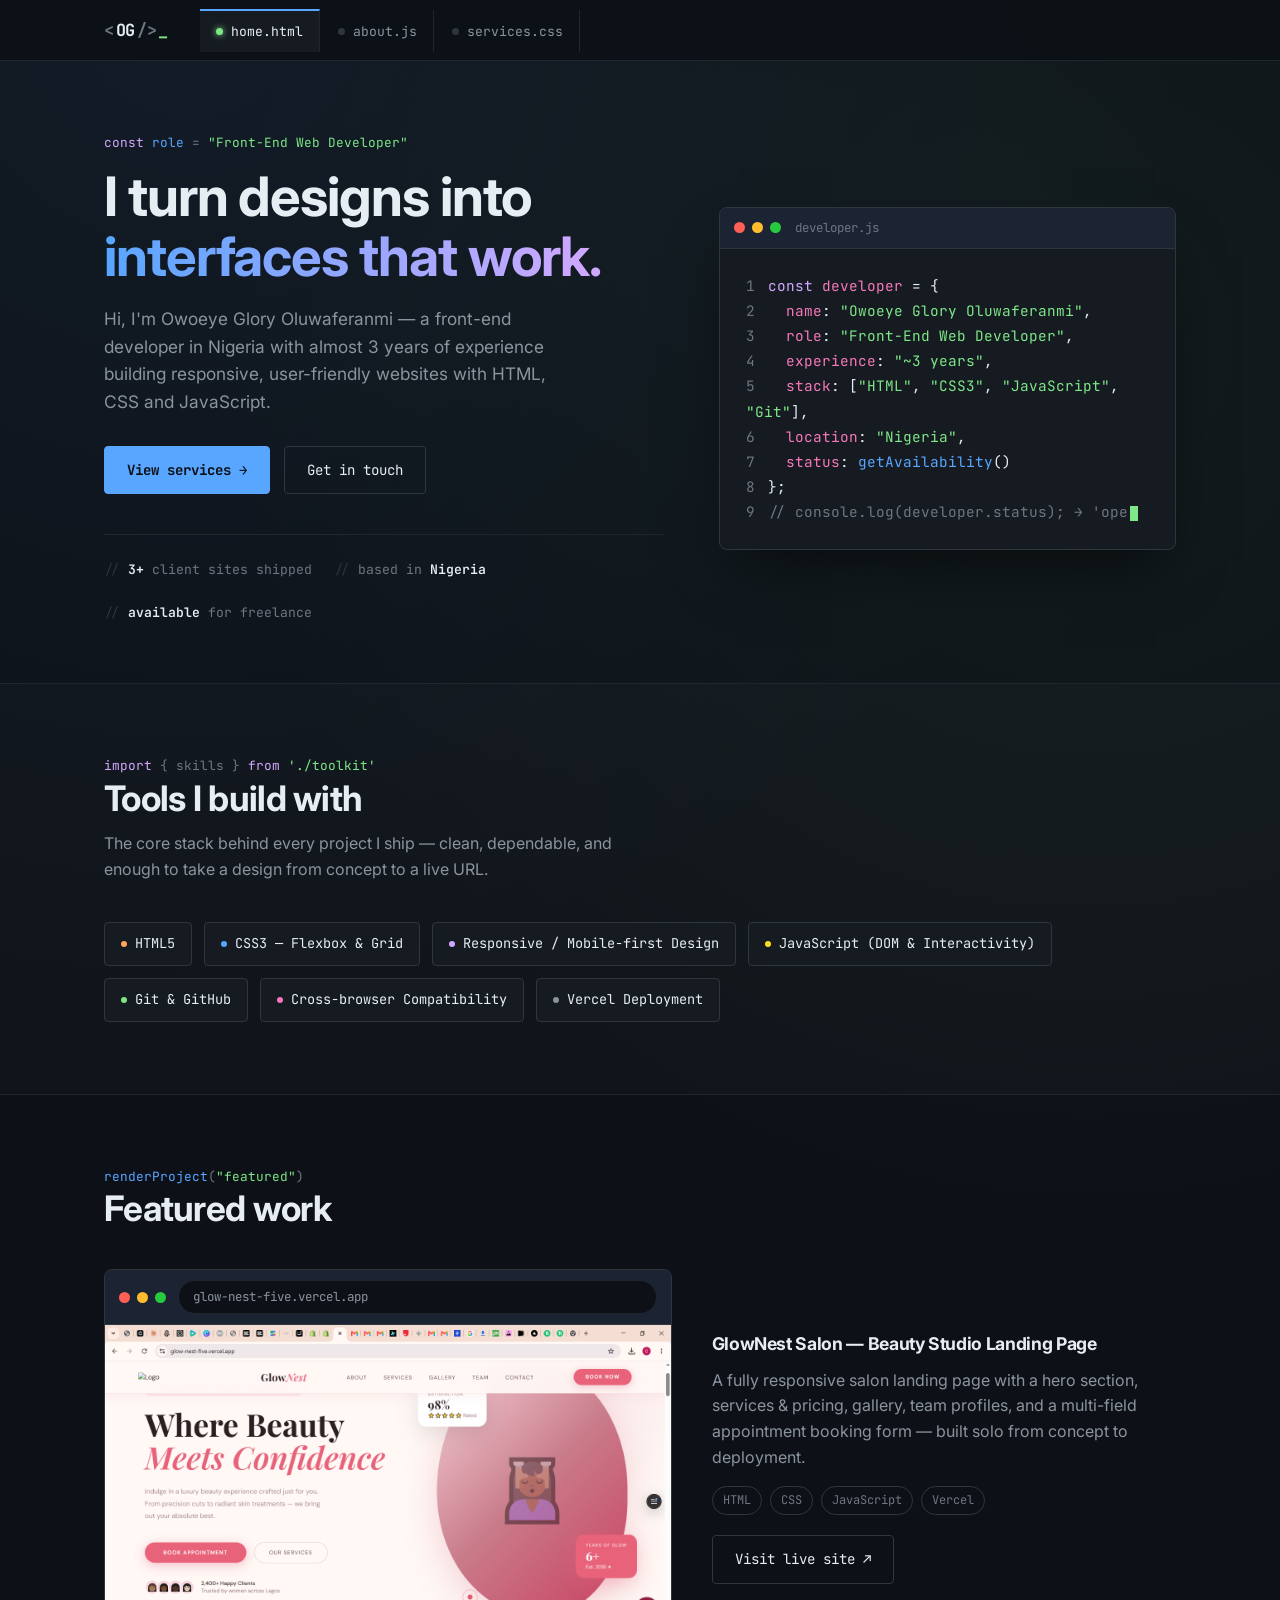
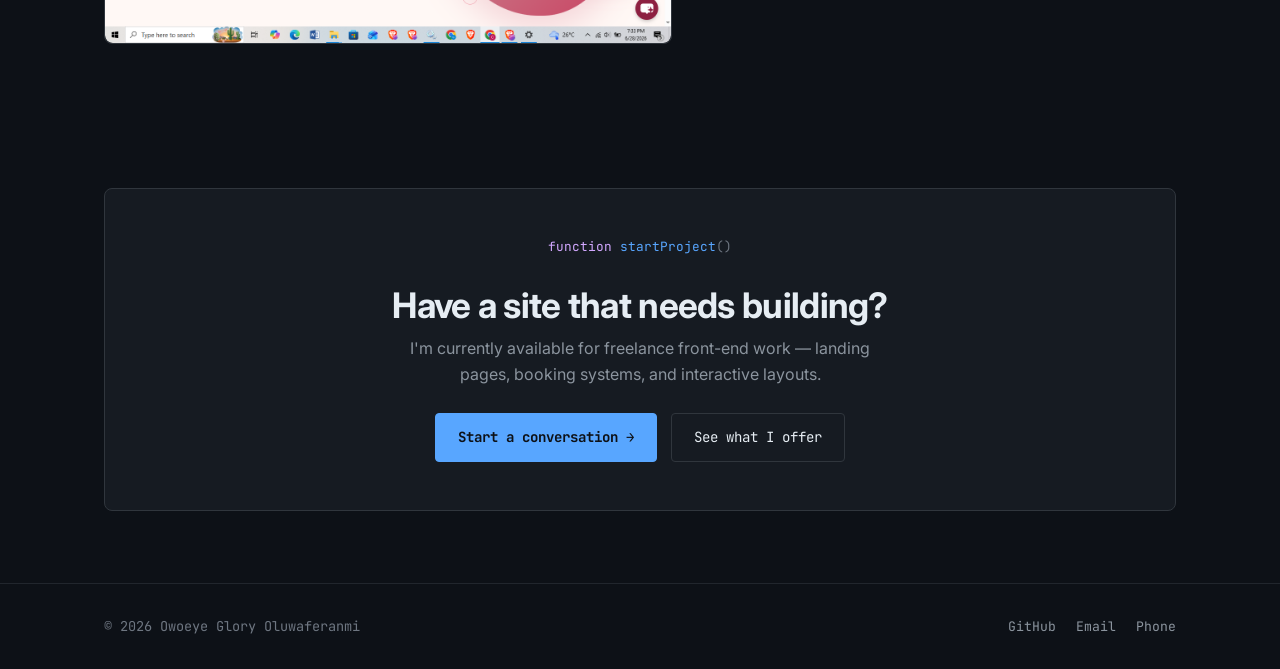
<file: index.html>
<!DOCTYPE html>
<html lang="en">
<head>
<meta charset="UTF-8">
<meta name="viewport" content="width=device-width, initial-scale=1.0">
<title>Owoeye Glory — Front-End Web Developer</title>
<meta name="description" content="Owoeye Glory Oluwaferanmi — Front-End Web Developer building fast, responsive, user-friendly websites with HTML, CSS and JavaScript.">
<link rel="preconnect" href="https://fonts.googleapis.com">
<link href="https://fonts.googleapis.com/css2?family=Inter:wght@400;500;600;700;800&family=JetBrains+Mono:wght@400;500;700&display=swap" rel="stylesheet">
<link rel="stylesheet" href="style.css">
</head>
<body>

<nav class="tabbar">
  <div class="tabbar-inner">
    <a href="index.html" class="brand"><span class="bracket">&lt;</span>OG<span class="bracket">/&gt;</span><span class="cursor">_</span></a>
    <div class="tabs">
      <a href="index.html" class="tab active"><span class="dot"></span>home.html</a>
      <a href="about.html" class="tab"><span class="dot"></span>about.js</a>
      <a href="services.html" class="tab"><span class="dot"></span>services.css</a>
    </div>
    <button class="menu-toggle" aria-label="Toggle menu" aria-expanded="false">☰</button>
  </div>
</nav>

<main>
  <!-- HERO -->
  <section class="hero">
    <div class="container hero-grid">
      <div>
        <p class="eyebrow"><span class="kw">const</span> <span class="fn">role</span> = <span class="str">"Front-End Web Developer"</span></p>
        <h1>I turn designs into <span class="gradient-text">interfaces that work.</span></h1>
        <p class="hero-lede">Hi, I'm Owoeye Glory Oluwaferanmi — a front-end developer in Nigeria with almost 3 years of experience building responsive, user-friendly websites with HTML, CSS and JavaScript.</p>
        <div class="btn-row">
          <a href="services.html" class="btn btn-primary">View services →</a>
          <a href="about.html#contact" class="btn btn-ghost">Get in touch</a>
        </div>

        <div class="facts-strip">
          <span class="fact"><span class="slash">//</span> <strong>3+</strong> client sites shipped</span>
          <span class="fact"><span class="slash">//</span> based in <strong>Nigeria</strong></span>
          <span class="fact"><span class="slash">//</span> <strong>available</strong> for freelance</span>
        </div>
      </div>

      <div class="editor-window reveal">
        <div class="editor-titlebar">
          <div class="traffic-lights"><span></span><span></span><span></span></div>
          <span class="editor-filename">developer.js</span>
        </div>
        <div class="editor-body">
<span class="ln">1</span><span class="code-kw">const</span> <span class="code-prop">developer</span> = {<br>
<span class="ln">2</span>&nbsp;&nbsp;<span class="code-prop">name</span>: <span class="code-str">"Owoeye Glory Oluwaferanmi"</span>,<br>
<span class="ln">3</span>&nbsp;&nbsp;<span class="code-prop">role</span>: <span class="code-str">"Front-End Web Developer"</span>,<br>
<span class="ln">4</span>&nbsp;&nbsp;<span class="code-prop">experience</span>: <span class="code-str">"~3 years"</span>,<br>
<span class="ln">5</span>&nbsp;&nbsp;<span class="code-prop">stack</span>: [<span class="code-str">"HTML"</span>, <span class="code-str">"CSS3"</span>, <span class="code-str">"JavaScript"</span>, <span class="code-str">"Git"</span>],<br>
<span class="ln">6</span>&nbsp;&nbsp;<span class="code-prop">location</span>: <span class="code-str">"Nigeria"</span>,<br>
<span class="ln">7</span>&nbsp;&nbsp;<span class="code-prop">status</span>: <span class="code-fn">getAvailability</span>()<br>
<span class="ln">8</span>};<br>
<span class="ln">9</span><span class="code-com">// <span id="typed-line" data-text="console.log(developer.status); → 'open to freelance work'"></span></span>
        </div>
      </div>
    </div>
  </section>

  <!-- SKILLS -->
  <section class="section-alt">
    <div class="container">
      <div class="section-head reveal">
        <p class="eyebrow"><span class="kw">import</span> { skills } <span class="kw">from</span> <span class="str">'./toolkit'</span></p>
        <h2>Tools I build with</h2>
        <p>The core stack behind every project I ship — clean, dependable, and enough to take a design from concept to a live URL.</p>
      </div>
      <div class="chip-grid reveal">
        <span class="chip"><span class="chip-dot" style="background:var(--orange)"></span>HTML5</span>
        <span class="chip"><span class="chip-dot" style="background:var(--blue)"></span>CSS3 — Flexbox &amp; Grid</span>
        <span class="chip"><span class="chip-dot" style="background:var(--purple)"></span>Responsive / Mobile-first Design</span>
        <span class="chip"><span class="chip-dot" style="background:#F7DF1E"></span>JavaScript (DOM &amp; Interactivity)</span>
        <span class="chip"><span class="chip-dot" style="background:var(--green)"></span>Git &amp; GitHub</span>
        <span class="chip"><span class="chip-dot" style="background:var(--pink)"></span>Cross-browser Compatibility</span>
        <span class="chip"><span class="chip-dot" style="background:var(--text-secondary)"></span>Vercel Deployment</span>
      </div>
    </div>
  </section>

  <!-- FEATURED PROJECT -->
  <section>
    <div class="container">
      <div class="section-head reveal">
        <p class="eyebrow"><span class="fn">renderProject</span>(<span class="str">"featured"</span>)</p>
        <h2>Featured work</h2>
      </div>

      <div class="project-card reveal">
        <div class="browser-mock">
          <div class="browser-bar">
            <div class="traffic-lights"><span></span><span></span><span></span></div>
            <div class="browser-url">glow-nest-five.vercel.app</div>
          </div>
          <div class="browser-screen" style="padding:0;">
            <img src="glownest-screenshot.png" alt="GlowNest Salon landing page screenshot" style="width:100%; display:block; border-radius:0 0 var(--radius) var(--radius);">
          </div>
        </div>

        <div>
          <h3>GlowNest Salon — Beauty Studio Landing Page</h3>
          <p style="margin-top:10px;">A fully responsive salon landing page with a hero section, services &amp; pricing, gallery, team profiles, and a multi-field appointment booking form — built solo from concept to deployment.</p>
          <div class="project-tags">
            <span>HTML</span><span>CSS</span><span>JavaScript</span><span>Vercel</span>
          </div>
          <a href="https://glow-nest-five.vercel.app/" target="_blank" rel="noopener noreferrer" class="btn btn-ghost">Visit live site ↗</a>
        </div>
      </div>
    </div>
  </section>

  <!-- CTA -->
  <section>
    <div class="container">
      <div class="cta-band reveal">
        <p class="eyebrow"><span class="kw">function</span> <span class="fn">startProject</span>()</p>
        <h2>Have a site that needs building?</h2>
        <p>I'm currently available for freelance front-end work — landing pages, booking systems, and interactive layouts.</p>
        <div class="btn-row">
          <a href="about.html#contact" class="btn btn-primary">Start a conversation →</a>
          <a href="services.html" class="btn btn-ghost">See what I offer</a>
        </div>
      </div>
    </div>
  </section>
</main>

<footer>
  <div class="container footer-inner">
    <span class="footer-brand">© <span id="year"></span> Owoeye Glory Oluwaferanmi</span>
    <div class="footer-links">
      <a href="https://github.com/charlesdarwins221-ui" target="_blank" rel="noopener noreferrer">GitHub</a>
      <a href="mailto:owoeyeglory68@gmail.com">Email</a>
      <a href="tel:+2347042966409">Phone</a>
    </div>
  </div>
</footer>

<script src="script.js"></script>
</body>
</html>
</file>
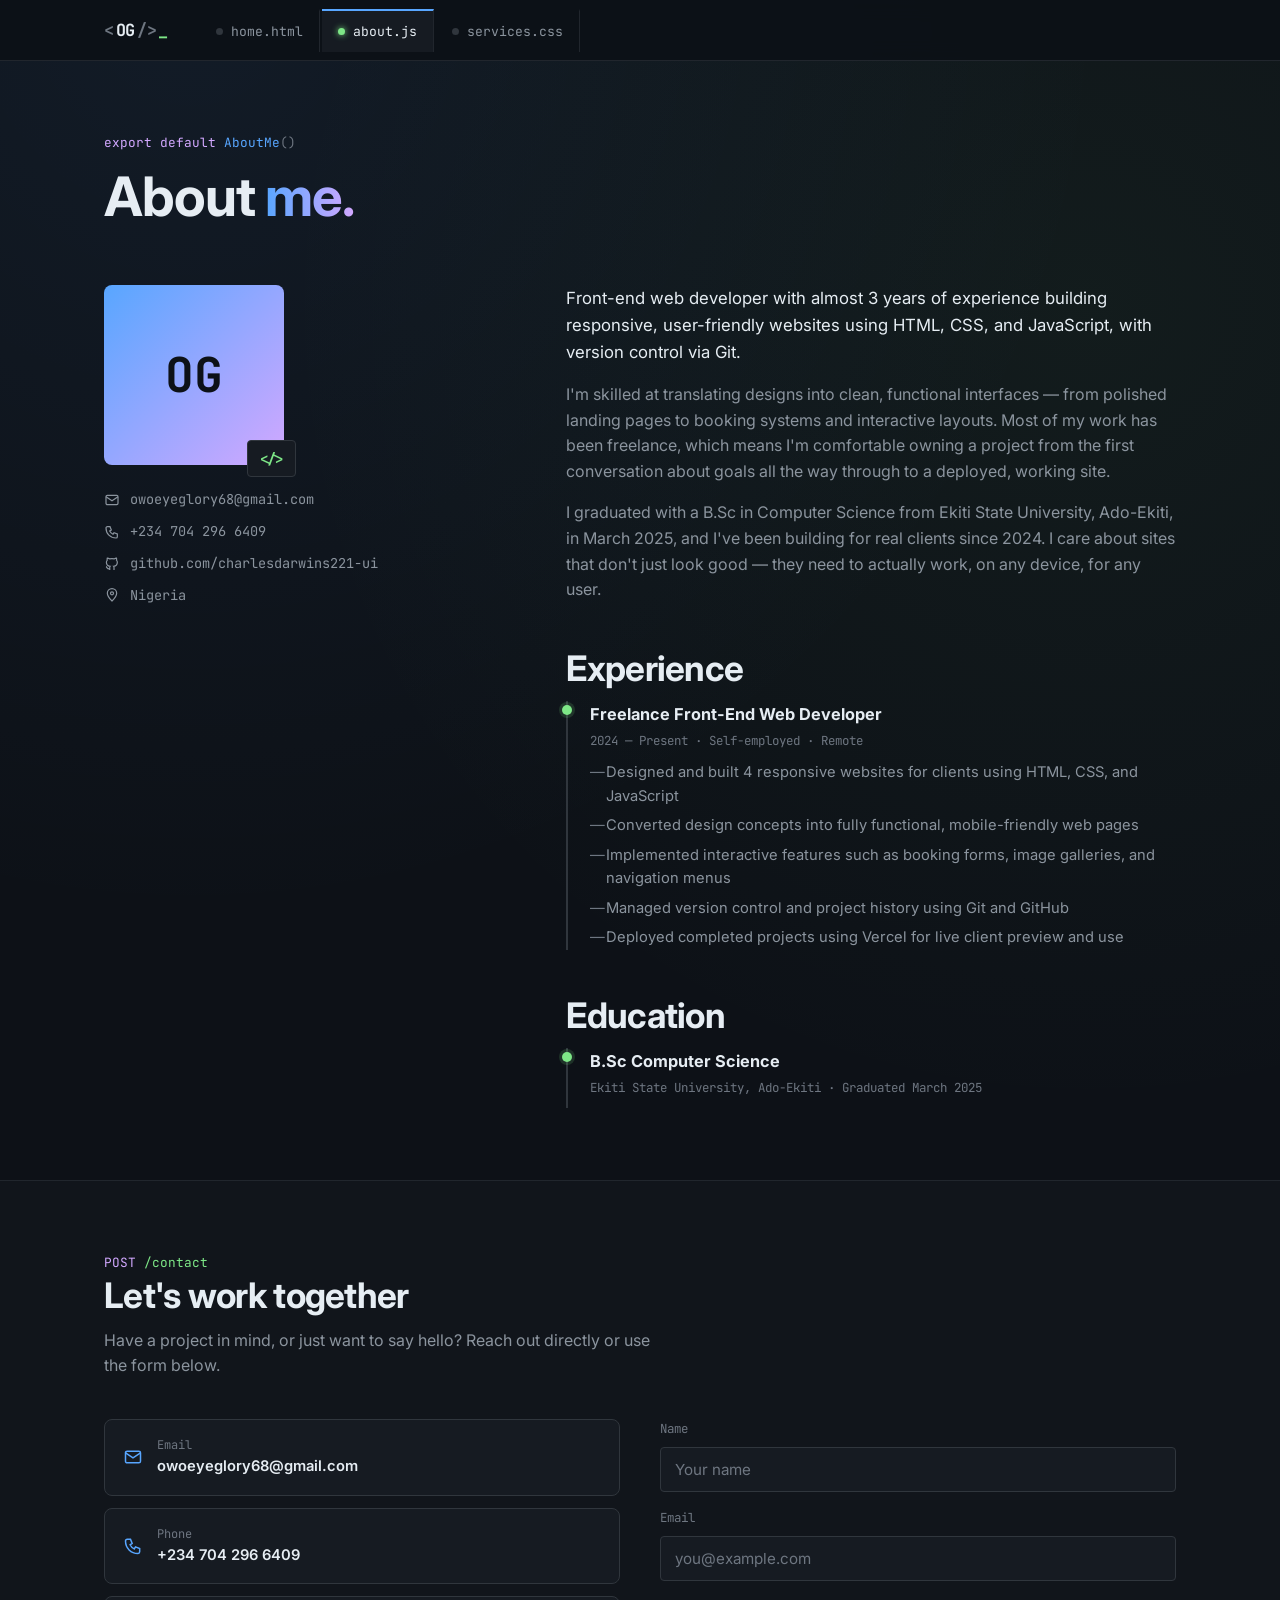
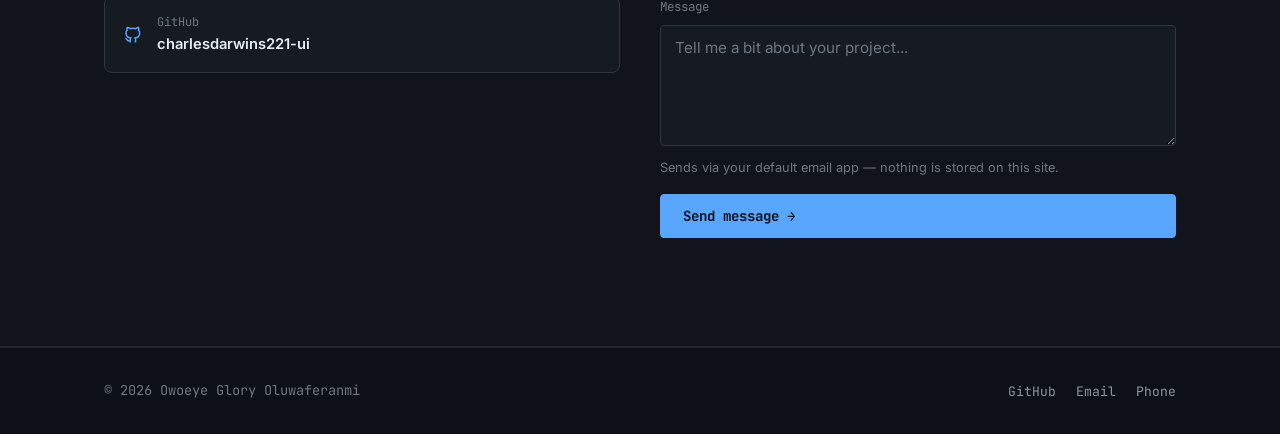
<file: about.html>
<!DOCTYPE html>
<html lang="en">
<head>
<meta charset="UTF-8">
<meta name="viewport" content="width=device-width, initial-scale=1.0">
<title>About &amp; Contact — Owoeye Glory</title>
<meta name="description" content="About Owoeye Glory Oluwaferanmi — Front-End Web Developer. Experience, education, and how to get in touch.">
<link rel="preconnect" href="https://fonts.googleapis.com">
<link href="https://fonts.googleapis.com/css2?family=Inter:wght@400;500;600;700;800&family=JetBrains+Mono:wght@400;500;700&display=swap" rel="stylesheet">
<link rel="stylesheet" href="style.css">
</head>
<body>

<nav class="tabbar">
  <div class="tabbar-inner">
    <a href="index.html" class="brand"><span class="bracket">&lt;</span>OG<span class="bracket">/&gt;</span><span class="cursor">_</span></a>
    <div class="tabs">
      <a href="index.html" class="tab"><span class="dot"></span>home.html</a>
      <a href="about.html" class="tab active"><span class="dot"></span>about.js</a>
      <a href="services.html" class="tab"><span class="dot"></span>services.css</a>
    </div>
    <button class="menu-toggle" aria-label="Toggle menu" aria-expanded="false">☰</button>
  </div>
</nav>

<main>
  <!-- ABOUT -->
  <section class="hero" style="padding-bottom:40px;">
    <div class="container">
      <p class="eyebrow reveal"><span class="kw">export default</span> <span class="fn">AboutMe</span>()</p>
      <h1 class="reveal">About <span class="gradient-text">me.</span></h1>
    </div>
  </section>

  <section style="padding-top:0;">
    <div class="container about-grid">
      <div class="reveal">
        <div class="avatar">OG</div>
        <div class="info-list">
          <a href="mailto:owoeyeglory68@gmail.com">
            <svg viewBox="0 0 24 24" fill="none" stroke="currentColor" stroke-width="1.8"><rect x="3" y="5" width="18" height="14" rx="2"/><path d="M3 7l9 6 9-6"/></svg>
            owoeyeglory68@gmail.com
          </a>
          <a href="tel:+2347042966409">
            <svg viewBox="0 0 24 24" fill="none" stroke="currentColor" stroke-width="1.8"><path d="M5 4h4l2 5-2.5 1.5a11 11 0 0 0 5 5L15 13l5 2v4a2 2 0 0 1-2 2C9.5 21 3 14.5 3 6a2 2 0 0 1 2-2z"/></svg>
            +234 704 296 6409
          </a>
          <a href="https://github.com/charlesdarwins221-ui" target="_blank" rel="noopener noreferrer">
            <svg viewBox="0 0 24 24" fill="none" stroke="currentColor" stroke-width="1.8"><path d="M9 19c-4.3 1.4-4.3-2.5-6-3m12 5v-3.5c0-1 .1-1.4-.5-2 2.8-.3 5.5-1.4 5.5-6a4.6 4.6 0 0 0-1.3-3.2 4.2 4.2 0 0 0-.1-3.2s-1.1-.3-3.5 1.3a12.3 12.3 0 0 0-6.4 0C6.1 2.8 5 3.1 5 3.1a4.2 4.2 0 0 0-.1 3.2A4.6 4.6 0 0 0 3.6 9.5c0 4.6 2.7 5.7 5.5 6-.6.6-.6 1.1-.5 2V21"/></svg>
            github.com/charlesdarwins221-ui
          </a>
          <span>
            <svg viewBox="0 0 24 24" fill="none" stroke="currentColor" stroke-width="1.8"><path d="M12 21s7-6.5 7-11.5A7 7 0 0 0 5 9.5C5 14.5 12 21 12 21z"/><circle cx="12" cy="9.5" r="2.3"/></svg>
            Nigeria
          </span>
        </div>
      </div>

      <div class="reveal">
        <p style="font-size:1.05rem; color:var(--text-primary); margin-bottom:16px;">Front-end web developer with almost 3 years of experience building responsive, user-friendly websites using HTML, CSS, and JavaScript, with version control via Git.</p>
        <p style="margin-bottom:16px;">I'm skilled at translating designs into clean, functional interfaces — from polished landing pages to booking systems and interactive layouts. Most of my work has been freelance, which means I'm comfortable owning a project from the first conversation about goals all the way through to a deployed, working site.</p>
        <p>I graduated with a B.Sc in Computer Science from Ekiti State University, Ado-Ekiti, in March 2025, and I've been building for real clients since 2024. I care about sites that don't just look good — they need to actually work, on any device, for any user.</p>

        <h2 style="margin-top:44px;">Experience</h2>
        <div class="timeline">
          <div class="timeline-item">
            <p class="timeline-role">Freelance Front-End Web Developer</p>
            <p class="timeline-meta">2024 — Present · Self-employed · Remote</p>
            <ul>
              <li>Designed and built 4 responsive websites for clients using HTML, CSS, and JavaScript</li>
              <li>Converted design concepts into fully functional, mobile-friendly web pages</li>
              <li>Implemented interactive features such as booking forms, image galleries, and navigation menus</li>
              <li>Managed version control and project history using Git and GitHub</li>
              <li>Deployed completed projects using Vercel for live client preview and use</li>
            </ul>
          </div>
        </div>

        <h2 style="margin-top:44px;">Education</h2>
        <div class="timeline">
          <div class="timeline-item">
            <p class="timeline-role">B.Sc Computer Science</p>
            <p class="timeline-meta">Ekiti State University, Ado-Ekiti · Graduated March 2025</p>
          </div>
        </div>
      </div>
    </div>
  </section>

  <!-- CONTACT -->
  <section class="section-alt" id="contact">
    <div class="container">
      <div class="section-head reveal">
        <p class="eyebrow"><span class="kw">POST</span> <span class="str">/contact</span></p>
        <h2>Let's work together</h2>
        <p>Have a project in mind, or just want to say hello? Reach out directly or use the form below.</p>
      </div>

      <div class="contact-grid">
        <div class="contact-cards reveal">
          <a class="contact-card" href="mailto:owoeyeglory68@gmail.com">
            <svg viewBox="0 0 24 24" fill="none" stroke="currentColor" stroke-width="1.8"><rect x="3" y="5" width="18" height="14" rx="2"/><path d="M3 7l9 6 9-6"/></svg>
            <div>
              <div class="label">Email</div>
              <div class="value">owoeyeglory68@gmail.com</div>
            </div>
          </a>
          <a class="contact-card" href="tel:+2347042966409">
            <svg viewBox="0 0 24 24" fill="none" stroke="currentColor" stroke-width="1.8"><path d="M5 4h4l2 5-2.5 1.5a11 11 0 0 0 5 5L15 13l5 2v4a2 2 0 0 1-2 2C9.5 21 3 14.5 3 6a2 2 0 0 1 2-2z"/></svg>
            <div>
              <div class="label">Phone</div>
              <div class="value">+234 704 296 6409</div>
            </div>
          </a>
          <a class="contact-card" href="https://github.com/charlesdarwins221-ui" target="_blank" rel="noopener noreferrer">
            <svg viewBox="0 0 24 24" fill="none" stroke="currentColor" stroke-width="1.8"><path d="M9 19c-4.3 1.4-4.3-2.5-6-3m12 5v-3.5c0-1 .1-1.4-.5-2 2.8-.3 5.5-1.4 5.5-6a4.6 4.6 0 0 0-1.3-3.2 4.2 4.2 0 0 0-.1-3.2s-1.1-.3-3.5 1.3a12.3 12.3 0 0 0-6.4 0C6.1 2.8 5 3.1 5 3.1a4.2 4.2 0 0 0-.1 3.2A4.6 4.6 0 0 0 3.6 9.5c0 4.6 2.7 5.7 5.5 6-.6.6-.6 1.1-.5 2V21"/></svg>
            <div>
              <div class="label">GitHub</div>
              <div class="value">charlesdarwins221-ui</div>
            </div>
          </a>
        </div>

        <form id="contact-form" class="reveal" novalidate>
          <div class="field">
            <label for="name">Name</label>
            <input type="text" id="name" name="name" placeholder="Your name" required>
          </div>
          <div class="field">
            <label for="email">Email</label>
            <input type="email" id="email" name="email" placeholder="you@example.com" required>
          </div>
          <div class="field">
            <label for="message">Message</label>
            <textarea id="message" name="message" rows="5" placeholder="Tell me a bit about your project..." required></textarea>
          </div>
          <p class="form-note">Sends via your default email app — nothing is stored on this site.</p>
          <button type="submit" class="btn btn-primary">Send message →</button>
          <p class="form-status" id="form-status" role="status"></p>
        </form>
      </div>
    </div>
  </section>
</main>

<footer>
  <div class="container footer-inner">
    <span class="footer-brand">© <span id="year"></span> Owoeye Glory Oluwaferanmi</span>
    <div class="footer-links">
      <a href="https://github.com/charlesdarwins221-ui" target="_blank" rel="noopener noreferrer">GitHub</a>
      <a href="mailto:owoeyeglory68@gmail.com">Email</a>
      <a href="tel:+2347042966409">Phone</a>
    </div>
  </div>
</footer>

<script src="script.js"></script>
</body>
</html>
</file>
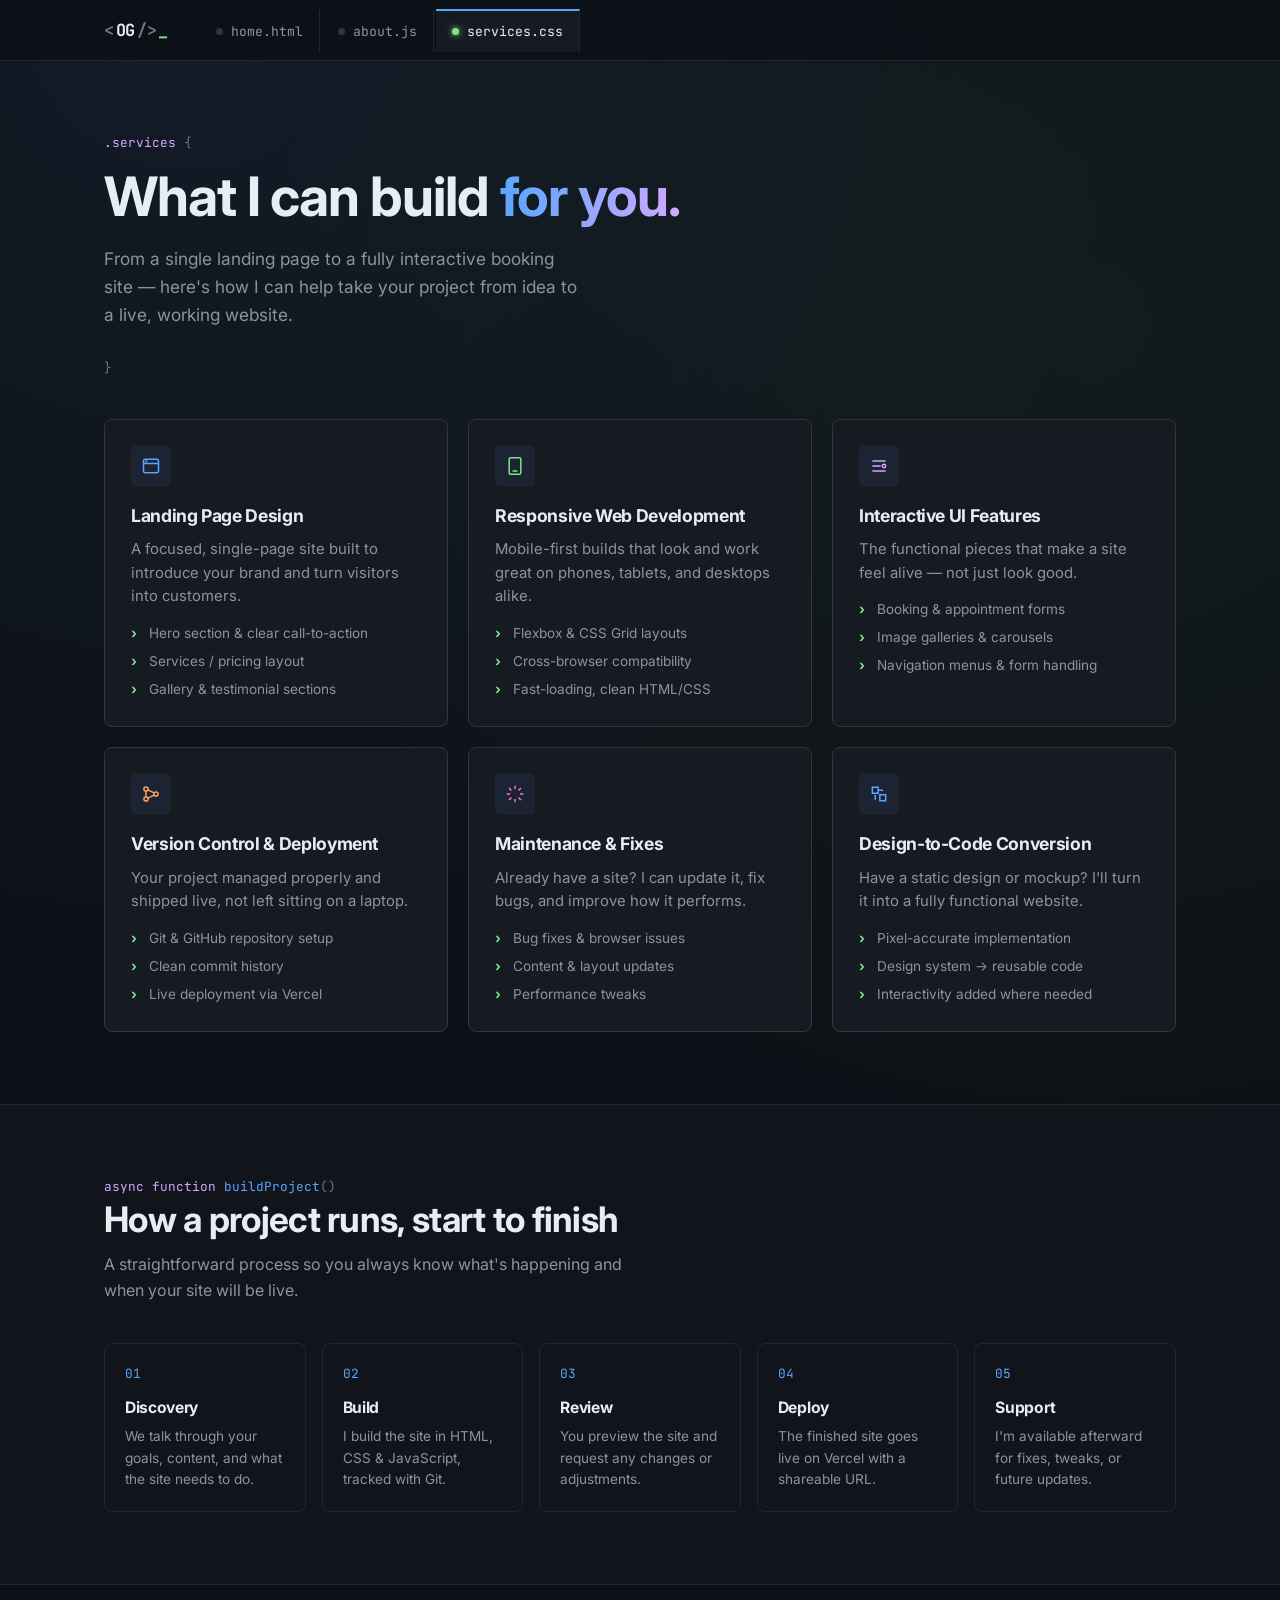
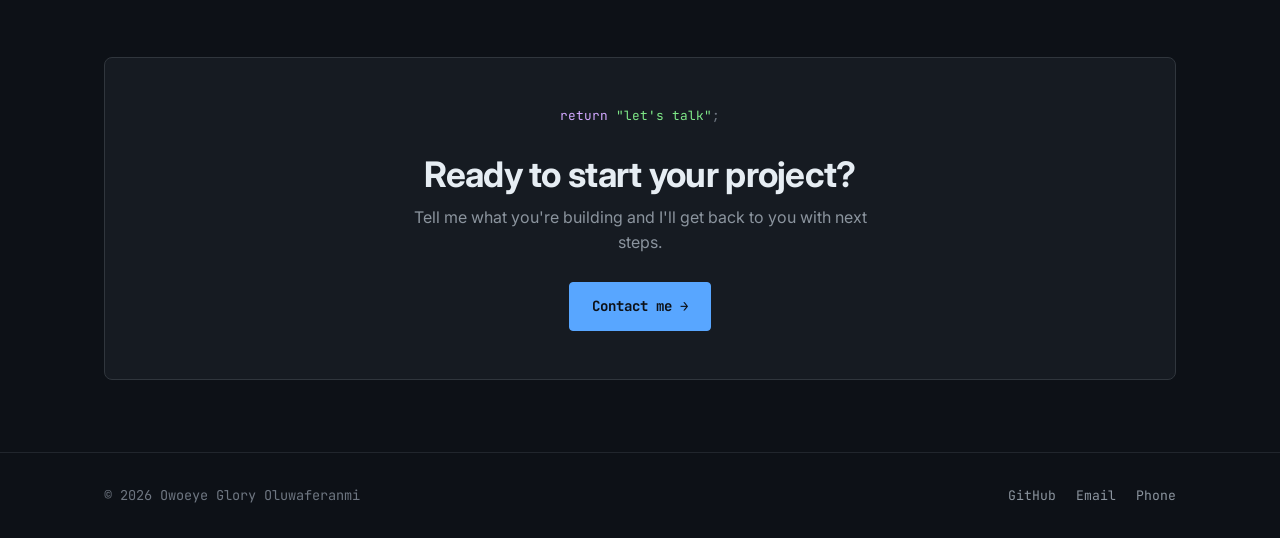
<file: services.html>
<!DOCTYPE html>
<html lang="en">
<head>
<meta charset="UTF-8">
<meta name="viewport" content="width=device-width, initial-scale=1.0">
<title>Services — Owoeye Glory</title>
<meta name="description" content="Front-end development services by Owoeye Glory Oluwaferanmi — landing pages, responsive builds, interactive features, and deployment.">
<link rel="preconnect" href="https://fonts.googleapis.com">
<link href="https://fonts.googleapis.com/css2?family=Inter:wght@400;500;600;700;800&family=JetBrains+Mono:wght@400;500;700&display=swap" rel="stylesheet">
<link rel="stylesheet" href="style.css">
</head>
<body>

<nav class="tabbar">
  <div class="tabbar-inner">
    <a href="index.html" class="brand"><span class="bracket">&lt;</span>OG<span class="bracket">/&gt;</span><span class="cursor">_</span></a>
    <div class="tabs">
      <a href="index.html" class="tab"><span class="dot"></span>home.html</a>
      <a href="about.html" class="tab"><span class="dot"></span>about.js</a>
      <a href="services.html" class="tab active"><span class="dot"></span>services.css</a>
    </div>
    <button class="menu-toggle" aria-label="Toggle menu" aria-expanded="false">☰</button>
  </div>
</nav>

<main>
  <section class="hero" style="padding-bottom:20px;">
    <div class="container">
      <p class="eyebrow reveal"><span class="kw">.services</span> {</p>
      <h1 class="reveal">What I can build <span class="gradient-text">for you.</span></h1>
      <p class="hero-lede reveal">From a single landing page to a fully interactive booking site — here's how I can help take your project from idea to a live, working website.</p>
      <p class="eyebrow reveal">}</p>
    </div>
  </section>

  <!-- SERVICE CARDS -->
  <section style="padding-top:20px;">
    <div class="container">
      <div class="card-grid">

        <div class="service-card reveal">
          <div class="service-icon">
            <svg viewBox="0 0 24 24" fill="none" stroke="#58A6FF" stroke-width="1.8"><rect x="3" y="4" width="18" height="16" rx="2"/><path d="M3 9h18"/><circle cx="6.5" cy="6.5" r=".5"/></svg>
          </div>
          <h3>Landing Page Design</h3>
          <p>A focused, single-page site built to introduce your brand and turn visitors into customers.</p>
          <ul>
            <li>Hero section &amp; clear call-to-action</li>
            <li>Services / pricing layout</li>
            <li>Gallery &amp; testimonial sections</li>
          </ul>
        </div>

        <div class="service-card reveal">
          <div class="service-icon">
            <svg viewBox="0 0 24 24" fill="none" stroke="#7EE787" stroke-width="1.8"><rect x="5" y="2" width="14" height="20" rx="2"/><path d="M9 18h6"/></svg>
          </div>
          <h3>Responsive Web Development</h3>
          <p>Mobile-first builds that look and work great on phones, tablets, and desktops alike.</p>
          <ul>
            <li>Flexbox &amp; CSS Grid layouts</li>
            <li>Cross-browser compatibility</li>
            <li>Fast-loading, clean HTML/CSS</li>
          </ul>
        </div>

        <div class="service-card reveal">
          <div class="service-icon">
            <svg viewBox="0 0 24 24" fill="none" stroke="#D2A8FF" stroke-width="1.8"><path d="M4 6h16M4 12h10M4 18h16"/><circle cx="18" cy="12" r="2"/></svg>
          </div>
          <h3>Interactive UI Features</h3>
          <p>The functional pieces that make a site feel alive — not just look good.</p>
          <ul>
            <li>Booking &amp; appointment forms</li>
            <li>Image galleries &amp; carousels</li>
            <li>Navigation menus &amp; form handling</li>
          </ul>
        </div>

        <div class="service-card reveal">
          <div class="service-icon">
            <svg viewBox="0 0 24 24" fill="none" stroke="#FFA657" stroke-width="1.8"><circle cx="6" cy="6" r="2.5"/><circle cx="6" cy="18" r="2.5"/><circle cx="18" cy="12" r="2.5"/><path d="M6 8.5V15.5M8.3 7L15.7 10.6M8.3 17L15.7 13.4"/></svg>
          </div>
          <h3>Version Control &amp; Deployment</h3>
          <p>Your project managed properly and shipped live, not left sitting on a laptop.</p>
          <ul>
            <li>Git &amp; GitHub repository setup</li>
            <li>Clean commit history</li>
            <li>Live deployment via Vercel</li>
          </ul>
        </div>

        <div class="service-card reveal">
          <div class="service-icon">
            <svg viewBox="0 0 24 24" fill="none" stroke="#F778BA" stroke-width="1.8"><path d="M12 2v4M12 18v4M4.9 4.9l2.8 2.8M16.3 16.3l2.8 2.8M2 12h4M18 12h4M4.9 19.1l2.8-2.8M16.3 7.7l2.8-2.8"/></svg>
          </div>
          <h3>Maintenance &amp; Fixes</h3>
          <p>Already have a site? I can update it, fix bugs, and improve how it performs.</p>
          <ul>
            <li>Bug fixes &amp; browser issues</li>
            <li>Content &amp; layout updates</li>
            <li>Performance tweaks</li>
          </ul>
        </div>

        <div class="service-card reveal">
          <div class="service-icon">
            <svg viewBox="0 0 24 24" fill="none" stroke="#58A6FF" stroke-width="1.8"><path d="M4 4h7v7H4zM13 13h7v7h-7z"/><path d="M11 7.5h6M7.5 13v6"/></svg>
          </div>
          <h3>Design-to-Code Conversion</h3>
          <p>Have a static design or mockup? I'll turn it into a fully functional website.</p>
          <ul>
            <li>Pixel-accurate implementation</li>
            <li>Design system → reusable code</li>
            <li>Interactivity added where needed</li>
          </ul>
        </div>

      </div>
    </div>
  </section>

  <!-- PROCESS -->
  <section class="section-alt">
    <div class="container">
      <div class="section-head reveal">
        <p class="eyebrow"><span class="kw">async function</span> <span class="fn">buildProject</span>()</p>
        <h2>How a project runs, start to finish</h2>
        <p>A straightforward process so you always know what's happening and when your site will be live.</p>
      </div>

      <div class="process reveal">
        <div class="step">
          <span class="step-num">01</span>
          <h3>Discovery</h3>
          <p>We talk through your goals, content, and what the site needs to do.</p>
        </div>
        <div class="step">
          <span class="step-num">02</span>
          <h3>Build</h3>
          <p>I build the site in HTML, CSS &amp; JavaScript, tracked with Git.</p>
        </div>
        <div class="step">
          <span class="step-num">03</span>
          <h3>Review</h3>
          <p>You preview the site and request any changes or adjustments.</p>
        </div>
        <div class="step">
          <span class="step-num">04</span>
          <h3>Deploy</h3>
          <p>The finished site goes live on Vercel with a shareable URL.</p>
        </div>
        <div class="step">
          <span class="step-num">05</span>
          <h3>Support</h3>
          <p>I'm available afterward for fixes, tweaks, or future updates.</p>
        </div>
      </div>
    </div>
  </section>

  <!-- CTA -->
  <section>
    <div class="container">
      <div class="cta-band reveal">
        <p class="eyebrow"><span class="kw">return</span> <span class="str">"let's talk"</span>;</p>
        <h2>Ready to start your project?</h2>
        <p>Tell me what you're building and I'll get back to you with next steps.</p>
        <div class="btn-row">
          <a href="about.html#contact" class="btn btn-primary">Contact me →</a>
        </div>
      </div>
    </div>
  </section>
</main>

<footer>
  <div class="container footer-inner">
    <span class="footer-brand">© <span id="year"></span> Owoeye Glory Oluwaferanmi</span>
    <div class="footer-links">
      <a href="https://github.com/charlesdarwins221-ui" target="_blank" rel="noopener noreferrer">GitHub</a>
      <a href="mailto:owoeyeglory68@gmail.com">Email</a>
      <a href="tel:+2347042966409">Phone</a>
    </div>
  </div>
</footer>

<script src="script.js"></script>
</body>
</html>
</file>
<file: style.css>
/* ============================================
   OWOEYE GLORY — PORTFOLIO
   Theme: dark code-editor aesthetic
   ============================================ */

:root {
  /* Color tokens */
  --bg: #0D1117;
  --bg-elevated: #161B22;
  --bg-elevated-2: #1C2333;
  --border: #30363D;
  --border-soft: #21262D;
  --text-primary: #E6EDF3;
  --text-secondary: #8B949E;
  --text-muted: #6E7681;

  --blue: #58A6FF;
  --green: #7EE787;
  --purple: #D2A8FF;
  --orange: #FFA657;
  --pink: #F778BA;

  --font-display: 'JetBrains Mono', 'Courier New', monospace;
  --font-body: 'Inter', -apple-system, BlinkMacSystemFont, sans-serif;

  --radius: 8px;
  --radius-sm: 4px;
  --max-width: 1120px;
}

* { box-sizing: border-box; margin: 0; padding: 0; }

html { scroll-behavior: smooth; }

@media (prefers-reduced-motion: reduce) {
  html { scroll-behavior: auto; }
  * { animation-duration: 0.01ms !important; animation-iteration-count: 1 !important; transition-duration: 0.01ms !important; }
}

body {
  background: var(--bg);
  background-image:
    radial-gradient(circle at 15% 0%, rgba(88,166,255,0.07), transparent 40%),
    radial-gradient(circle at 85% 15%, rgba(126,231,135,0.05), transparent 40%);
  color: var(--text-primary);
  font-family: var(--font-body);
  line-height: 1.6;
  -webkit-font-smoothing: antialiased;
  min-height: 100vh;
  display: flex;
  flex-direction: column;
}

img { max-width: 100%; display: block; }
a { color: inherit; text-decoration: none; }
ul { list-style: none; }

.container {
  max-width: var(--max-width);
  margin: 0 auto;
  padding: 0 24px;
}

::selection { background: var(--blue); color: #0D1117; }

/* Focus visibility */
a:focus-visible,
button:focus-visible,
input:focus-visible,
textarea:focus-visible {
  outline: 2px solid var(--blue);
  outline-offset: 3px;
}

/* ============================================
   NAV — styled as editor tabs
   ============================================ */
.tabbar {
  position: sticky;
  top: 0;
  z-index: 100;
  background: rgba(13, 17, 23, 0.9);
  backdrop-filter: blur(10px);
  border-bottom: 1px solid var(--border-soft);
}

.tabbar-inner {
  max-width: var(--max-width);
  margin: 0 auto;
  padding: 0 24px;
  display: flex;
  align-items: center;
  gap: 32px;
  height: 60px;
}

.brand {
  font-family: var(--font-display);
  font-weight: 700;
  font-size: 1.05rem;
  letter-spacing: -0.02em;
  white-space: nowrap;
  display: flex;
  align-items: center;
  gap: 2px;
}
.brand .bracket { color: var(--text-muted); }
.brand .cursor {
  color: var(--green);
  animation: blink 1.1s step-end infinite;
}
@keyframes blink { 50% { opacity: 0; } }

.tabs {
  display: flex;
  gap: 2px;
  flex: 1;
  overflow-x: auto;
}

.tab {
  display: flex;
  align-items: center;
  gap: 8px;
  padding: 10px 16px;
  font-family: var(--font-display);
  font-size: 0.82rem;
  color: var(--text-secondary);
  border-top: 2px solid transparent;
  border-right: 1px solid var(--border-soft);
  white-space: nowrap;
  transition: color 0.15s ease, background 0.15s ease;
}
.tab:hover { color: var(--text-primary); background: var(--bg-elevated); }
.tab.active {
  color: var(--text-primary);
  background: var(--bg-elevated);
  border-top: 2px solid var(--blue);
}
.tab .dot {
  width: 7px;
  height: 7px;
  border-radius: 50%;
  background: var(--border);
  flex-shrink: 0;
}
.tab.active .dot { background: var(--green); box-shadow: 0 0 6px var(--green); }

.menu-toggle {
  display: none;
  background: none;
  border: 1px solid var(--border);
  border-radius: var(--radius-sm);
  color: var(--text-primary);
  font-family: var(--font-display);
  font-size: 1rem;
  padding: 6px 10px;
  cursor: pointer;
}

@media (max-width: 720px) {
  .menu-toggle { display: block; }
  .tabs {
    display: none;
    position: absolute;
    top: 60px;
    left: 0;
    right: 0;
    flex-direction: column;
    background: var(--bg-elevated);
    border-bottom: 1px solid var(--border-soft);
  }
  .tabs.open { display: flex; }
  .tab { border-right: none; border-top: none; border-left: 2px solid transparent; padding: 14px 24px; }
  .tab.active { border-left: 2px solid var(--blue); border-top: none; }
}

/* ============================================
   TYPOGRAPHY
   ============================================ */
.eyebrow {
  font-family: var(--font-display);
  font-size: 0.8rem;
  color: var(--text-muted);
}
.eyebrow .kw { color: var(--purple); }
.eyebrow .fn { color: var(--blue); }
.eyebrow .str { color: var(--green); }

h1, h2, h3 {
  font-family: var(--font-body);
  font-weight: 700;
  letter-spacing: -0.02em;
  color: var(--text-primary);
}

h1 { font-size: clamp(2.2rem, 5vw, 3.4rem); line-height: 1.1; }
h2 { font-size: clamp(1.6rem, 3.5vw, 2.2rem); line-height: 1.2; margin-bottom: 12px; }
h3 { font-size: 1.1rem; }

p { color: var(--text-secondary); }

.section-head { margin-bottom: 40px; }
.section-head p { max-width: 560px; }

.gradient-text {
  background: linear-gradient(90deg, var(--blue), var(--purple));
  -webkit-background-clip: text;
  background-clip: text;
  color: transparent;
}

/* ============================================
   BUTTONS
   ============================================ */
.btn {
  display: inline-flex;
  align-items: center;
  gap: 8px;
  font-family: var(--font-display);
  font-size: 0.88rem;
  padding: 12px 22px;
  border-radius: var(--radius-sm);
  border: 1px solid var(--border);
  cursor: pointer;
  transition: transform 0.15s ease, border-color 0.15s ease, background 0.15s ease;
}
.btn:hover { transform: translateY(-2px); }

.btn-primary {
  background: var(--blue);
  color: #0D1117;
  border-color: var(--blue);
  font-weight: 700;
}
.btn-primary:hover { background: #79b8ff; }

.btn-ghost {
  background: transparent;
  color: var(--text-primary);
}
.btn-ghost:hover { border-color: var(--text-secondary); }

.btn-row { display: flex; gap: 14px; flex-wrap: wrap; }

/* ============================================
   EDITOR WINDOW (hero code mockup)
   ============================================ */
.editor-window {
  background: var(--bg-elevated);
  border: 1px solid var(--border);
  border-radius: var(--radius);
  overflow: hidden;
  box-shadow: 0 30px 60px -20px rgba(0,0,0,0.6);
}

.editor-titlebar {
  display: flex;
  align-items: center;
  gap: 14px;
  padding: 10px 14px;
  background: var(--bg-elevated-2);
  border-bottom: 1px solid var(--border);
}

.traffic-lights { display: flex; gap: 7px; }
.traffic-lights span { width: 11px; height: 11px; border-radius: 50%; }
.traffic-lights span:nth-child(1) { background: #FF5F56; }
.traffic-lights span:nth-child(2) { background: #FFBD2E; }
.traffic-lights span:nth-child(3) { background: #27C93F; }

.editor-filename {
  font-family: var(--font-display);
  font-size: 0.78rem;
  color: var(--text-muted);
}

.editor-body {
  padding: 24px 26px;
  font-family: var(--font-display);
  font-size: 0.9rem;
  line-height: 1.75;
  overflow-x: auto;
}

.editor-body .ln { color: var(--text-muted); display: inline-block; width: 22px; user-select: none; }
.code-kw { color: var(--purple); }
.code-str { color: var(--green); }
.code-fn { color: var(--blue); }
.code-prop { color: var(--pink); }
.code-com { color: var(--text-muted); }
.code-num { color: var(--orange); }

#typed-line::after {
  content: '';
  display: inline-block;
  width: 8px;
  height: 1.1em;
  background: var(--green);
  vertical-align: text-bottom;
  margin-left: 2px;
  animation: blink 1s step-end infinite;
}

/* ============================================
   HERO
   ============================================ */
.hero {
  padding: 72px 0 60px;
}
.hero-grid {
  display: grid;
  grid-template-columns: 1.1fr 0.9fr;
  gap: 56px;
  align-items: center;
}
@media (max-width: 860px) {
  .hero-grid { grid-template-columns: 1fr; }
}

.hero h1 { margin: 14px 0 18px; }
.hero-lede { font-size: 1.08rem; max-width: 480px; margin-bottom: 30px; }

.facts-strip {
  display: flex;
  flex-wrap: wrap;
  gap: 22px;
  margin-top: 40px;
  padding-top: 24px;
  border-top: 1px solid var(--border-soft);
}
.fact {
  font-family: var(--font-display);
  font-size: 0.82rem;
  color: var(--text-muted);
}
.fact .slash { color: var(--border); }
.fact strong { color: var(--text-primary); font-weight: 600; }

/* ============================================
   SECTIONS
   ============================================ */
section { padding: 72px 0; }
.section-alt { background: rgba(255,255,255,0.015); border-top: 1px solid var(--border-soft); border-bottom: 1px solid var(--border-soft); }

/* Skills chips */
.chip-grid {
  display: flex;
  flex-wrap: wrap;
  gap: 12px;
}
.chip {
  font-family: var(--font-display);
  font-size: 0.85rem;
  padding: 10px 16px;
  background: var(--bg-elevated);
  border: 1px solid var(--border);
  border-radius: var(--radius-sm);
  color: var(--text-primary);
  display: flex;
  align-items: center;
  gap: 8px;
}
.chip .chip-dot { width: 6px; height: 6px; border-radius: 50%; }

/* Project / browser mock */
.browser-mock {
  border: 1px solid var(--border);
  border-radius: var(--radius);
  overflow: hidden;
  background: var(--bg-elevated);
}
.browser-bar {
  display: flex;
  align-items: center;
  gap: 12px;
  padding: 10px 14px;
  background: var(--bg-elevated-2);
  border-bottom: 1px solid var(--border);
}
.browser-url {
  flex: 1;
  background: var(--bg);
  border: 1px solid var(--border-soft);
  border-radius: 20px;
  padding: 6px 14px;
  font-family: var(--font-display);
  font-size: 0.78rem;
  color: var(--text-secondary);
}
.browser-screen {
  padding: 26px;
  display: grid;
  gap: 14px;
}
.mock-hero {
  height: 90px;
  border-radius: var(--radius-sm);
  background: linear-gradient(120deg, rgba(88,166,255,0.18), rgba(247,120,186,0.14));
  border: 1px solid var(--border-soft);
}
.mock-row { display: grid; grid-template-columns: repeat(3, 1fr); gap: 12px; }
.mock-card {
  height: 60px;
  border-radius: var(--radius-sm);
  background: var(--bg-elevated-2);
  border: 1px solid var(--border-soft);
}

.project-card {
  display: grid;
  grid-template-columns: 1.1fr 0.9fr;
  gap: 40px;
  align-items: center;
}
@media (max-width: 860px) { .project-card { grid-template-columns: 1fr; } }

.project-tags { display: flex; gap: 8px; flex-wrap: wrap; margin: 16px 0 20px; }
.project-tags span {
  font-family: var(--font-display);
  font-size: 0.75rem;
  color: var(--text-muted);
  border: 1px solid var(--border);
  padding: 4px 10px;
  border-radius: 20px;
}

/* Cards grid (services) */
.card-grid {
  display: grid;
  grid-template-columns: repeat(3, 1fr);
  gap: 20px;
}
@media (max-width: 900px) { .card-grid { grid-template-columns: repeat(2, 1fr); } }
@media (max-width: 620px) { .card-grid { grid-template-columns: 1fr; } }

.service-card {
  background: var(--bg-elevated);
  border: 1px solid var(--border);
  border-radius: var(--radius);
  padding: 26px;
  transition: border-color 0.2s ease, transform 0.2s ease;
}
.service-card:hover { border-color: var(--blue); transform: translateY(-3px); }

.service-icon {
  width: 40px;
  height: 40px;
  border-radius: var(--radius-sm);
  display: flex;
  align-items: center;
  justify-content: center;
  margin-bottom: 16px;
  background: var(--bg-elevated-2);
  border: 1px solid var(--border-soft);
}
.service-icon svg { width: 20px; height: 20px; }

.service-card h3 { margin-bottom: 8px; }
.service-card p { font-size: 0.93rem; margin-bottom: 14px; }
.service-card ul { display: flex; flex-direction: column; gap: 6px; }
.service-card li {
  font-size: 0.85rem;
  color: var(--text-secondary);
  padding-left: 18px;
  position: relative;
}
.service-card li::before {
  content: '›';
  position: absolute;
  left: 0;
  color: var(--green);
  font-weight: 700;
}

/* Process steps */
.process {
  display: grid;
  grid-template-columns: repeat(5, 1fr);
  gap: 16px;
  counter-reset: step;
}
@media (max-width: 900px) { .process { grid-template-columns: repeat(2, 1fr); } }
@media (max-width: 560px) { .process { grid-template-columns: 1fr; } }

.step {
  border: 1px solid var(--border-soft);
  border-radius: var(--radius);
  padding: 20px;
  position: relative;
}
.step-num {
  font-family: var(--font-display);
  color: var(--blue);
  font-size: 0.8rem;
  margin-bottom: 10px;
  display: block;
}
.step h3 { font-size: 0.98rem; margin-bottom: 6px; }
.step p { font-size: 0.85rem; }

/* About page */
.about-grid {
  display: grid;
  grid-template-columns: 0.8fr 1.2fr;
  gap: 56px;
  align-items: start;
}
@media (max-width: 860px) { .about-grid { grid-template-columns: 1fr; } }

.avatar {
  width: 180px;
  height: 180px;
  border-radius: var(--radius);
  background: linear-gradient(135deg, var(--blue), var(--purple));
  display: flex;
  align-items: center;
  justify-content: center;
  font-family: var(--font-display);
  font-size: 3rem;
  font-weight: 700;
  color: #0D1117;
  position: relative;
  margin-bottom: 20px;
}
.avatar::after {
  content: '</>';
  position: absolute;
  bottom: -12px;
  right: -12px;
  background: var(--bg-elevated);
  border: 1px solid var(--border);
  color: var(--green);
  font-family: var(--font-display);
  font-size: 0.9rem;
  padding: 6px 10px;
  border-radius: var(--radius-sm);
}

.info-list { display: flex; flex-direction: column; gap: 10px; margin-top: 24px; }
.info-list a, .info-list span {
  font-family: var(--font-display);
  font-size: 0.85rem;
  color: var(--text-secondary);
  display: flex;
  align-items: center;
  gap: 10px;
}
.info-list a:hover { color: var(--blue); }
.info-list svg { width: 16px; height: 16px; flex-shrink: 0; }

/* Timeline */
.timeline { display: flex; flex-direction: column; gap: 28px; margin-top: 8px; }
.timeline-item {
  border-left: 2px solid var(--border);
  padding-left: 22px;
  position: relative;
}
.timeline-item::before {
  content: '';
  position: absolute;
  left: -6px;
  top: 4px;
  width: 10px;
  height: 10px;
  border-radius: 50%;
  background: var(--green);
  box-shadow: 0 0 0 3px rgba(126,231,135,0.15);
}
.timeline-role { font-weight: 700; color: var(--text-primary); font-size: 1.02rem; }
.timeline-meta {
  font-family: var(--font-display);
  font-size: 0.78rem;
  color: var(--text-muted);
  margin: 4px 0 10px;
}
.timeline-item ul { display: flex; flex-direction: column; gap: 6px; }
.timeline-item li {
  font-size: 0.92rem;
  color: var(--text-secondary);
  padding-left: 16px;
  position: relative;
}
.timeline-item li::before { content: '—'; position: absolute; left: 0; color: var(--text-muted); }

/* Contact */
.contact-grid {
  display: grid;
  grid-template-columns: 1fr 1fr;
  gap: 40px;
}
@media (max-width: 780px) { .contact-grid { grid-template-columns: 1fr; } }

.contact-cards { display: flex; flex-direction: column; gap: 12px; }
.contact-card {
  display: flex;
  align-items: center;
  gap: 14px;
  padding: 16px 18px;
  background: var(--bg-elevated);
  border: 1px solid var(--border);
  border-radius: var(--radius);
  transition: border-color 0.15s ease;
}
.contact-card:hover { border-color: var(--blue); }
.contact-card svg { width: 20px; height: 20px; color: var(--blue); flex-shrink: 0; }
.contact-card .label { font-size: 0.75rem; color: var(--text-muted); font-family: var(--font-display); }
.contact-card .value { color: var(--text-primary); font-weight: 600; font-size: 0.92rem; }

form { display: flex; flex-direction: column; gap: 16px; }
.field { display: flex; flex-direction: column; gap: 8px; }
.field label {
  font-family: var(--font-display);
  font-size: 0.78rem;
  color: var(--text-muted);
}
.field input, .field textarea {
  background: var(--bg-elevated);
  border: 1px solid var(--border);
  border-radius: var(--radius-sm);
  padding: 12px 14px;
  color: var(--text-primary);
  font-family: var(--font-body);
  font-size: 0.95rem;
  resize: vertical;
}
.field input:focus, .field textarea:focus { border-color: var(--blue); }
.field input::placeholder, .field textarea::placeholder { color: var(--text-muted); }

.form-note { font-size: 0.8rem; color: var(--text-muted); margin-top: -4px; }
.form-status { font-family: var(--font-display); font-size: 0.85rem; color: var(--green); min-height: 20px; }

/* CTA band */
.cta-band {
  border: 1px solid var(--border);
  border-radius: var(--radius);
  background: var(--bg-elevated);
  padding: 48px;
  text-align: center;
}
.cta-band h2 { margin-bottom: 10px; }
.cta-band p { max-width: 480px; margin: 0 auto 26px; }
.cta-band .btn-row { justify-content: center; }

/* Reveal animation */
.reveal {
  opacity: 0;
  transform: translateY(16px);
  transition: opacity 0.6s ease, transform 0.6s ease;
}
.reveal.in { opacity: 1; transform: translateY(0); }

/* ============================================
   FOOTER
   ============================================ */
footer {
  border-top: 1px solid var(--border-soft);
  padding: 32px 0;
  margin-top: auto;
}
.footer-inner {
  display: flex;
  justify-content: space-between;
  align-items: center;
  flex-wrap: wrap;
  gap: 16px;
}
.footer-brand { font-family: var(--font-display); font-size: 0.85rem; color: var(--text-muted); }
.footer-links { display: flex; gap: 20px; }
.footer-links a {
  font-family: var(--font-display);
  font-size: 0.82rem;
  color: var(--text-secondary);
}
.footer-links a:hover { color: var(--blue); }
</file>
